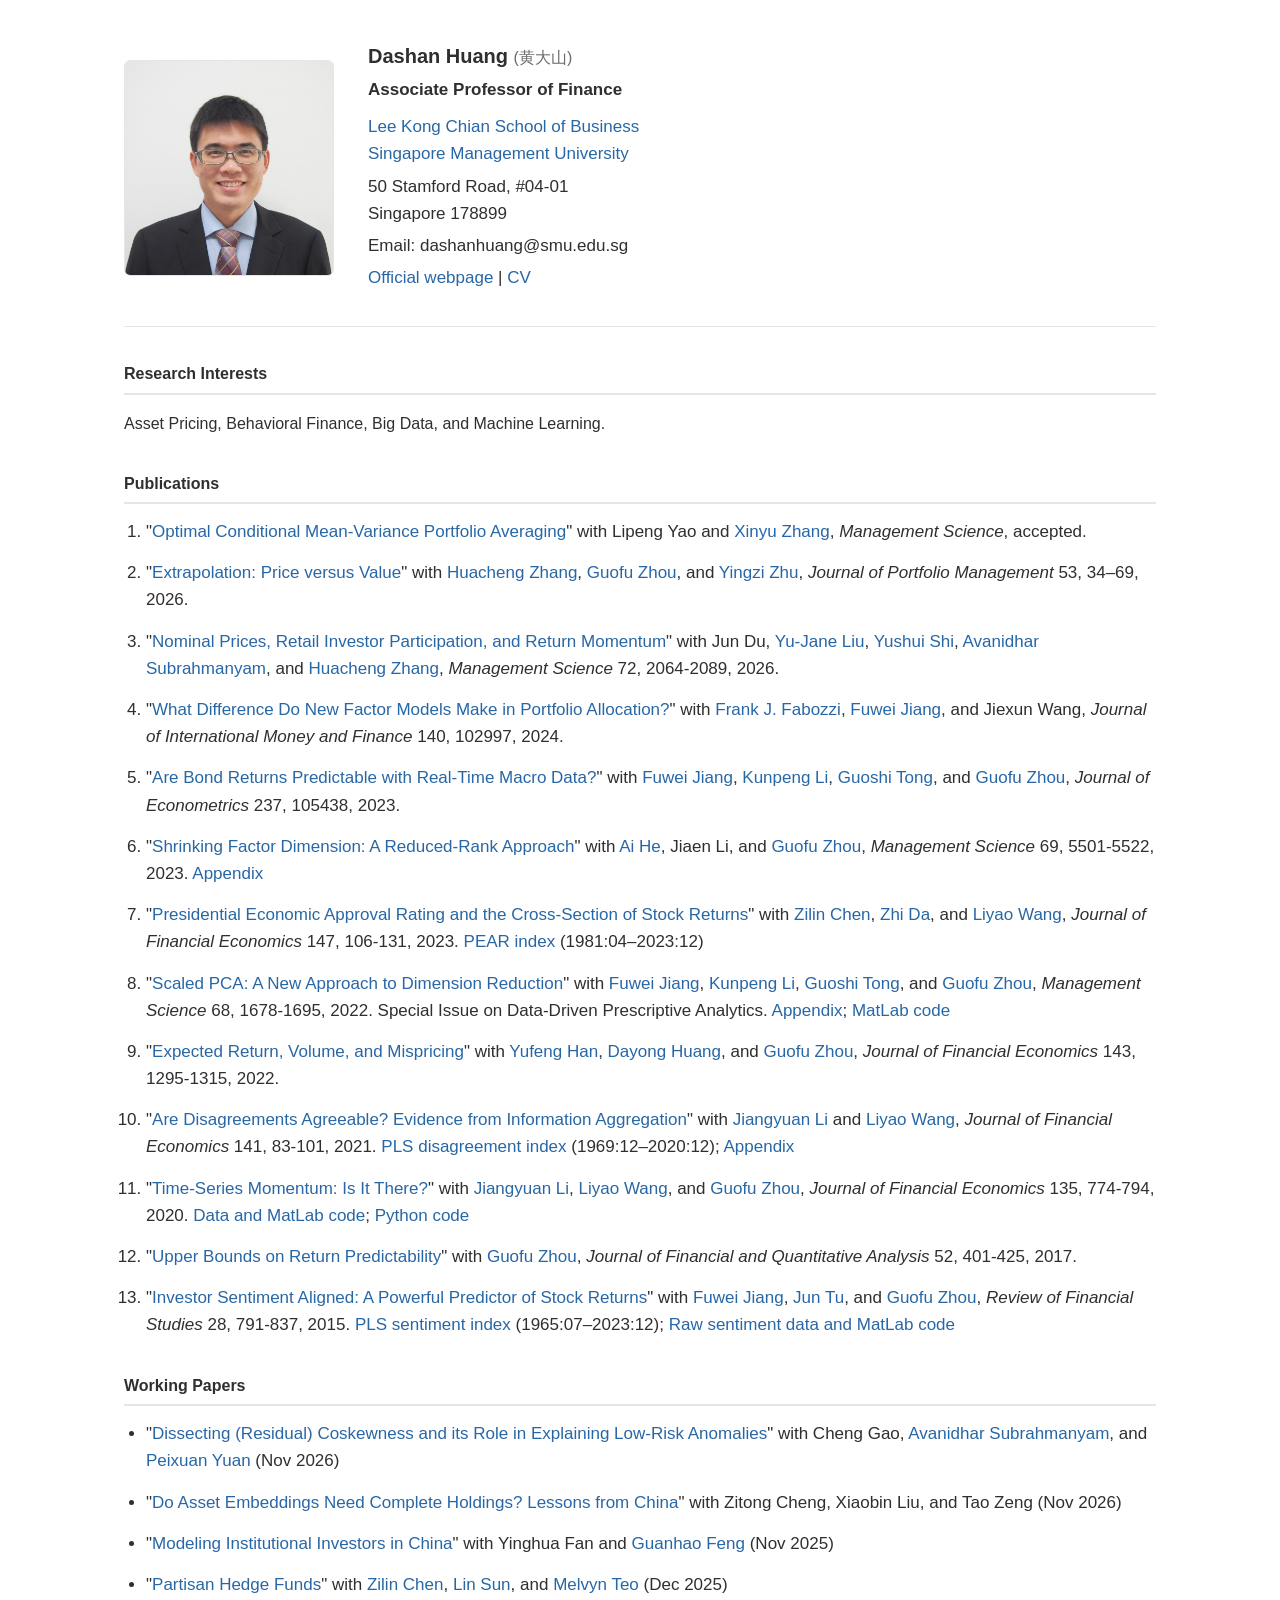
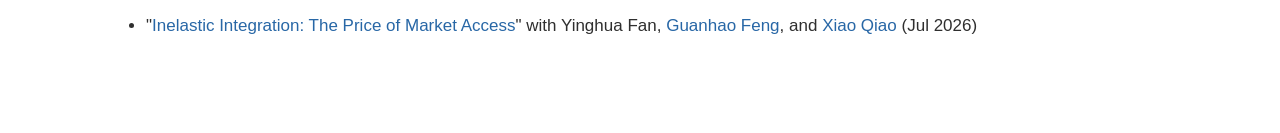
<file: index.html>
<!DOCTYPE html>
<html lang="en">
<head>
<meta charset="utf-8">
<meta name="viewport" content="width=device-width, initial-scale=1.0">
<title>Dashan Huang</title>
<meta name="description" content="Dashan Huang — Associate Professor of Finance, Lee Kong Chian School of Business, Singapore Management University. Asset pricing, behavioral finance, big data, machine learning.">
<link rel="stylesheet" href="assets/css/style.css">
</head>
<body>
<div class="wrap">

  <header class="profile">
    <img class="photo" src="assets/img/dashan.jpg" alt="Dashan Huang">
    <div class="info">
      <h1>Dashan Huang <span class="cn">(黄大山)</span></h1>
      <p class="title">Associate Professor of Finance</p>
      <p><a href="https://business.smu.edu.sg/">Lee Kong Chian School of Business</a><br>
         <a href="https://www.smu.edu.sg/">Singapore Management University</a></p>
      <p>50 Stamford Road, #04-01<br>Singapore 178899</p>
      <p>Email: dashanhuang@smu.edu.sg</p>
      <p><a href="https://business.smu.edu.sg/faculty/profile/6701/huang-dashan">Official webpage</a> | <a href="assets/cv/CV_Dashan_Huang.pdf">CV</a></p>
    </div>
  </header>

  <main class="main">
    <h2>Research Interests</h2>
    <p class="interests">Asset Pricing, Behavioral Finance, Big Data, and Machine Learning.</p>

    <h2>Publications</h2>
    <ol class="pubs">
      <li>"<a href="https://papers.ssrn.com/sol3/papers.cfm?abstract_id=4764036">Optimal Conditional Mean-Variance Portfolio Averaging</a>" with Lipeng Yao and <a href="http://homepage.amss.ac.cn/research/homePage/dc8f0ecc0eb548d88443b15d46ca8569/myHomePage.html">Xinyu Zhang</a>, <span class="venue">Management Science</span>, accepted.</li>
      <li>"<a href="https://papers.ssrn.com/sol3/papers.cfm?abstract_id=3678363">Extrapolation: Price versus Value</a>" with <a href="https://www.business-school.ed.ac.uk/staff/huacheng-zhang">Huacheng Zhang</a>, <a href="https://guofuzhou.github.io/">Guofu Zhou</a>, and <a href="https://www.sem.tsinghua.edu.cn/en/info/1216/7587.htm">Yingzi Zhu</a>, <span class="venue">Journal of Portfolio Management</span> 53, 34–69, 2026.</li>
      <li>"<a href="https://papers.ssrn.com/sol3/papers.cfm?abstract_id=4163257">Nominal Prices, Retail Investor Participation, and Return Momentum</a>" with Jun Du, <a href="https://en.gsm.pku.edu.cn/conjsxq.jsp?urltype=tree.TreeTempUrl&wbtreeid=1099&user_id=yjliu">Yu-Jane Liu</a>, <a href="https://sites.google.com/view/yushuis">Yushui Shi</a>, <a href="https://sites.google.com/view/subraucla">Avanidhar Subrahmanyam</a>, and <a href="https://www.business-school.ed.ac.uk/staff/huacheng-zhang">Huacheng Zhang</a>, <span class="venue">Management Science</span> 72, 2064-2089, 2026.</li>
      <li>"<a href="https://papers.ssrn.com/sol3/papers.cfm?abstract_id=2752822">What Difference Do New Factor Models Make in Portfolio Allocation?</a>" with <a href="https://carey.jhu.edu/faculty/frank-fabozzi-phd">Frank J. Fabozzi</a>, <a href="http://fuweijiang.weebly.com/">Fuwei Jiang</a>, and Jiexun Wang, <span class="venue">Journal of International Money and Finance</span> 140, 102997, 2024.</li>
      <li>"<a href="https://papers.ssrn.com/sol3/papers.cfm?abstract_id=3107612">Are Bond Returns Predictable with Real-Time Macro Data?</a>" with <a href="http://fuweijiang.weebly.com/">Fuwei Jiang</a>, <a href="https://scholar.google.com/citations?hl=en&user=Qo4vmuEAAAAJ">Kunpeng Li</a>, <a href="https://fisf.fudan.edu.cn/en_show-112-160.html">Guoshi Tong</a>, and <a href="https://guofuzhou.github.io/">Guofu Zhou</a>, <span class="venue">Journal of Econometrics</span> 237, 105438, 2023.</li>
      <li>"<a href="https://papers.ssrn.com/sol3/papers.cfm?abstract_id=3205697">Shrinking Factor Dimension: A Reduced-Rank Approach</a>" with <a href="https://www.aihefinance.com/home">Ai He</a>, Jiaen Li, and <a href="https://guofuzhou.github.io/">Guofu Zhou</a>, <span class="venue">Management Science</span> 69, 5501-5522, 2023. <span class="extra"><a href="assets/files/rra_online_appendix.pdf">Appendix</a></span></li>
      <li>"<a href="https://papers.ssrn.com/sol3/papers.cfm?abstract_id=3805395">Presidential Economic Approval Rating and the Cross-Section of Stock Returns</a>" with <a href="https://czlfin.github.io/">Zilin Chen</a>, <a href="https://www3.nd.edu/~zda/">Zhi Da</a>, and <a href="https://sites.google.com/view/liyaowang/home">Liyao Wang</a>, <span class="venue">Journal of Financial Economics</span> 147, 106-131, 2023. <span class="extra"><a href="assets/files/pear_2023.xlsx">PEAR index</a> (1981:04&ndash;2023:12)</span></li>
      <li>"<a href="https://papers.ssrn.com/sol3/papers.cfm?abstract_id=3358911">Scaled PCA: A New Approach to Dimension Reduction</a>" with <a href="http://fuweijiang.weebly.com/">Fuwei Jiang</a>, <a href="https://scholar.google.com/citations?hl=en&user=Qo4vmuEAAAAJ">Kunpeng Li</a>, <a href="https://fisf.fudan.edu.cn/en_show-112-160.html">Guoshi Tong</a>, and <a href="https://guofuzhou.github.io/">Guofu Zhou</a>, <span class="venue">Management Science</span> 68, 1678-1695, 2022. Special Issue on Data-Driven Prescriptive Analytics. <span class="extra"><a href="assets/files/spca2021appendix.pdf">Appendix</a>; <a href="https://fuweijiang.weebly.com/uploads/9/3/0/7/9307228/spcaest.m">MatLab code</a></span></li>
      <li>"<a href="https://papers.ssrn.com/sol3/papers.cfm?abstract_id=3171375">Expected Return, Volume, and Mispricing</a>" with <a href="https://belkcollege.uncc.edu/directory/yufeng-han">Yufeng Han</a>, <a href="https://dayong-huang.github.io/">Dayong Huang</a>, and <a href="https://guofuzhou.github.io/">Guofu Zhou</a>, <span class="venue">Journal of Financial Economics</span> 143, 1295-1315, 2022.</li>
      <li>"<a href="https://papers.ssrn.com/sol3/papers.cfm?abstract_id=3077938">Are Disagreements Agreeable? Evidence from Information Aggregation</a>" with <a href="https://www.jiangyuanli.com/">Jiangyuan Li</a> and <a href="https://sites.google.com/view/liyaowang/home">Liyao Wang</a>, <span class="venue">Journal of Financial Economics</span> 141, 83-101, 2021. <span class="extra"><a href="assets/files/pls_is_index.xlsx">PLS disagreement index</a> (1969:12&ndash;2020:12); <a href="assets/files/disa_appendix.pdf">Appendix</a></span></li>
      <li>"<a href="https://papers.ssrn.com/sol3/papers.cfm?abstract_id=3165284">Time-Series Momentum: Is It There?</a>" with <a href="https://www.jiangyuanli.com/">Jiangyuan Li</a>, <a href="https://sites.google.com/view/liyaowang/home">Liyao Wang</a>, and <a href="https://guofuzhou.github.io/">Guofu Zhou</a>, <span class="venue">Journal of Financial Economics</span> 135, 774-794, 2020. <span class="extra"><a href="assets/files/tsm_matlab_code.zip">Data and MatLab code</a>; <a href="assets/files/tsm_python.zip">Python code</a></span></li>
      <li>"<a href="https://www.cambridge.org/core/services/aop-cambridge-core/content/view/BE6998492789B99A40DE24827E03A1BD/S0022109017000096a.pdf/upper_bounds_on_return_predictability.pdf">Upper Bounds on Return Predictability</a>" with <a href="https://guofuzhou.github.io/">Guofu Zhou</a>, <span class="venue">Journal of Financial and Quantitative Analysis</span> 52, 401-425, 2017.</li>
      <li>"<a href="https://papers.ssrn.com/sol3/papers.cfm?abstract_id=2311618">Investor Sentiment Aligned: A Powerful Predictor of Stock Returns</a>" with <a href="http://fuweijiang.weebly.com/">Fuwei Jiang</a>, <a href="https://www.acem.sjtu.edu.cn/en/faculty/tujun.html">Jun Tu</a>, and <a href="https://guofuzhou.github.io/">Guofu Zhou</a>, <span class="venue">Review of Financial Studies</span> 28, 791-837, 2015. <span class="extra"><a href="assets/files/pls_sentiment_indices_2023_.xlsx">PLS sentiment index</a> (1965:07&ndash;2023:12); <a href="assets/files/pls_code_data_updated_202108.zip">Raw sentiment data and MatLab code</a></span></li>
    </ol>

    <h2>Working Papers</h2>
    <ul class="papers">
      <li>"<a href="https://papers.ssrn.com/sol3/papers.cfm?abstract_id=7685278">Dissecting (Residual) Coskewness and its Role in Explaining Low-Risk Anomalies</a>" with Cheng Gao, <a href="https://sites.google.com/view/subraucla">Avanidhar Subrahmanyam</a>, and <a href="https://www.peixuanyuan.com/">Peixuan Yuan</a> (Nov 2026)</li>
      <li>"<a href="https://papers.ssrn.com/sol3/papers.cfm?abstract_id=7690818">Do Asset Embeddings Need Complete Holdings? Lessons from China</a>" with Zitong Cheng, Xiaobin Liu, and Tao Zeng (Nov 2026)</li>
      <li>"<a href="https://papers.ssrn.com/sol3/papers.cfm?abstract_id=5821662">Modeling Institutional Investors in China</a>" with Yinghua Fan and <a href="https://gavinfeng702.com/">Guanhao Feng</a> (Nov 2025)</li>
      <li>"<a href="https://papers.ssrn.com/sol3/papers.cfm?abstract_id=6201038">Partisan Hedge Funds</a>" with <a href="https://czlfin.github.io/">Zilin Chen</a>, <a href="https://fisf.fudan.edu.cn/en_show-112-70.html">Lin Sun</a>, and <a href="https://business.smu.edu.sg/faculty/profile/1651/melvyn-teo">Melvyn Teo</a> (Dec 2025)</li>
      <li>"<a href="https://papers.ssrn.com/sol3/papers.cfm?abstract_id=7011858">Inelastic Integration: The Price of Market Access</a>" with Yinghua Fan, <a href="https://gavinfeng702.com/">Guanhao Feng</a>, and <a href="https://www.cityu.edu.hk/stfprofile/xiaoqiao.htm">Xiao Qiao</a> (Jul 2026)</li>
    </ul>

  </main>

</div>
</body>
</html>
</file>
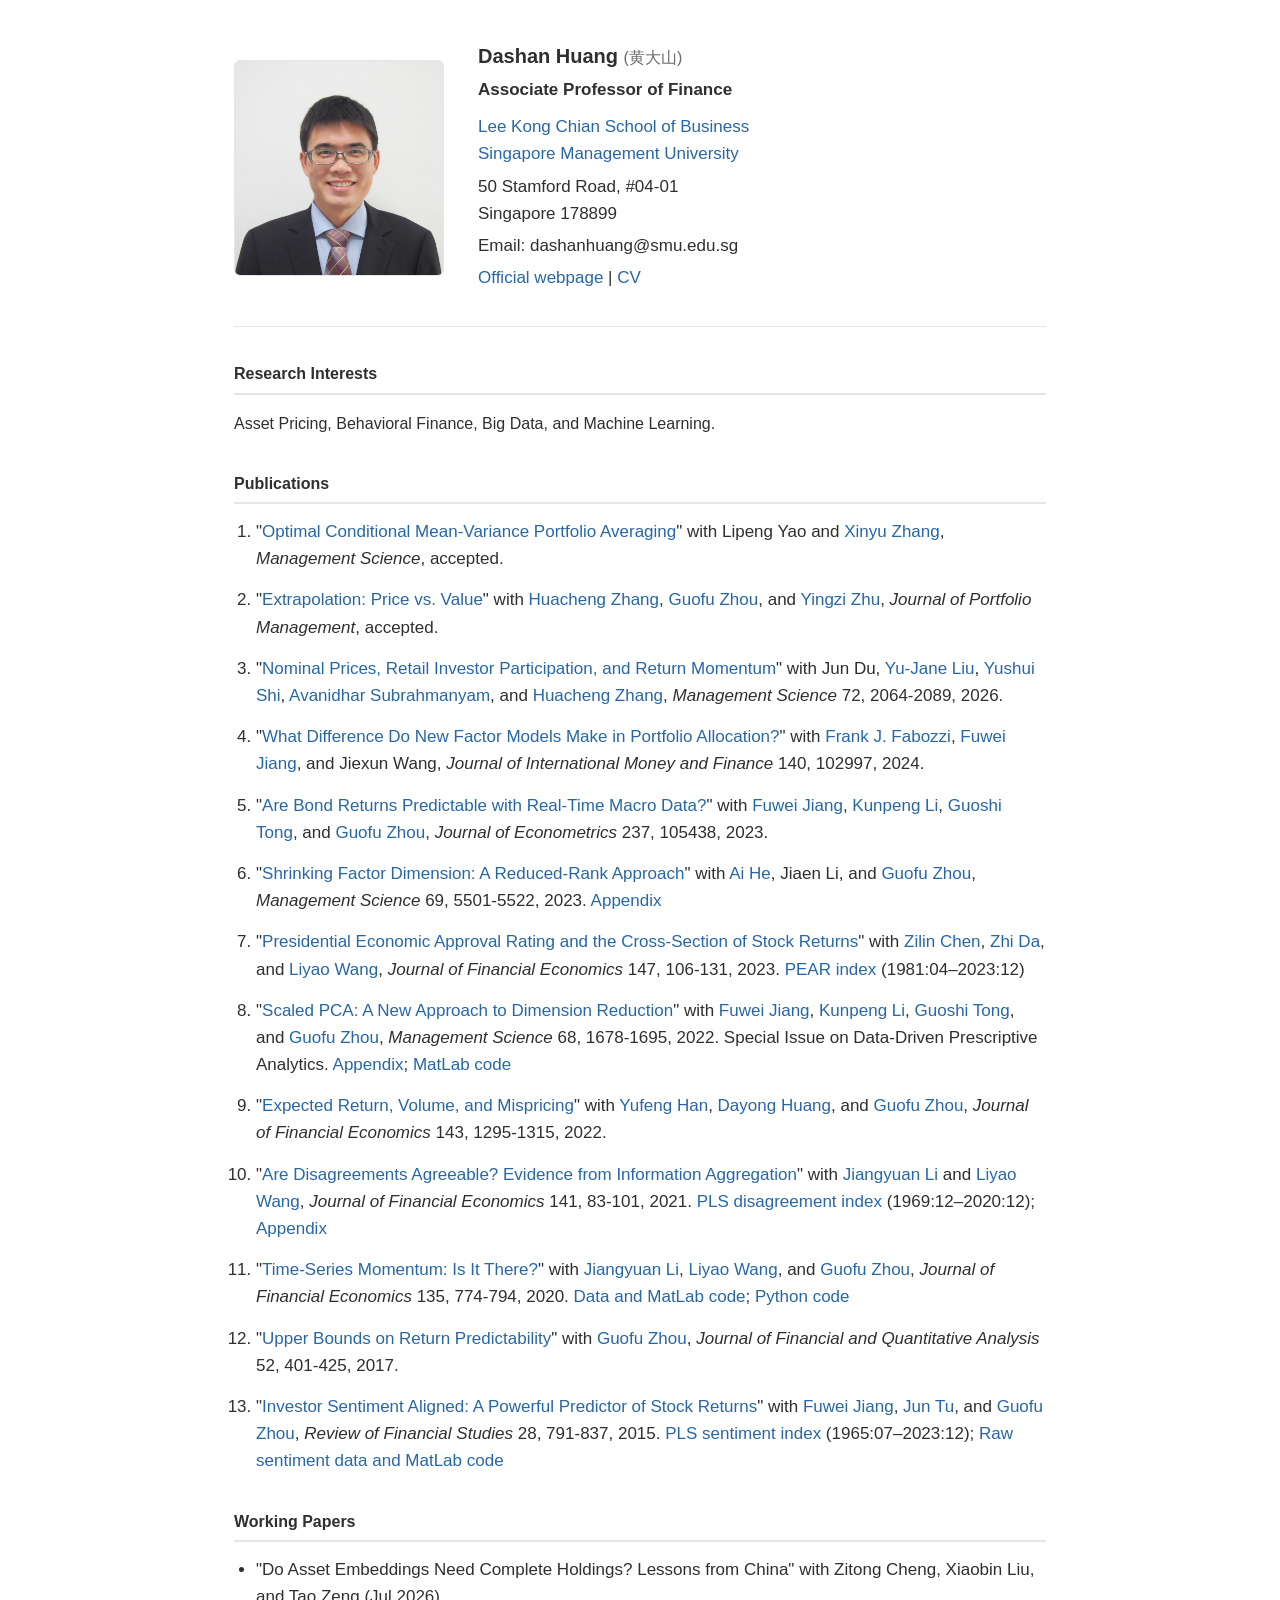
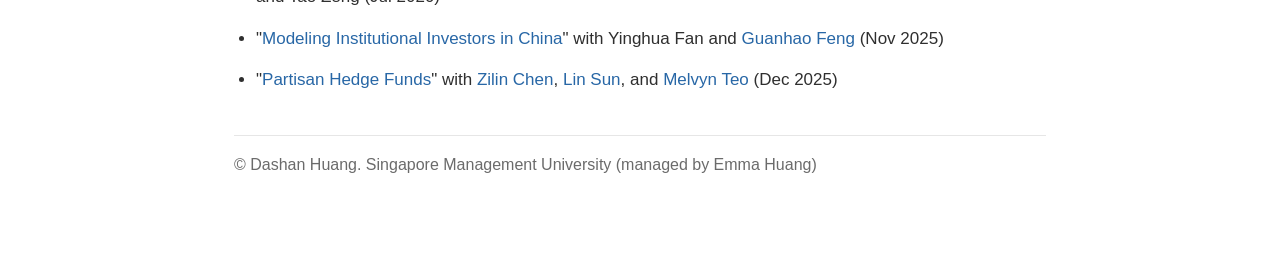
<file: dashanhuang.github.io/index.html>
<!DOCTYPE html>
<html lang="en">
<head>
<meta charset="utf-8">
<meta name="viewport" content="width=device-width, initial-scale=1.0">
<title>Dashan Huang</title>
<meta name="description" content="Dashan Huang — Associate Professor of Finance, Lee Kong Chian School of Business, Singapore Management University. Asset pricing, behavioral finance, big data, machine learning.">
<link rel="stylesheet" href="assets/css/style.css">
</head>
<body>
<div class="wrap">

  <header class="profile">
    <img class="photo" src="assets/img/dashan.jpg" alt="Dashan Huang">
    <div class="info">
      <h1>Dashan Huang <span class="cn">(黄大山)</span></h1>
      <p class="title">Associate Professor of Finance</p>
      <p><a href="https://business.smu.edu.sg/">Lee Kong Chian School of Business</a><br>
         <a href="https://www.smu.edu.sg/">Singapore Management University</a></p>
      <p>50 Stamford Road, #04-01<br>Singapore 178899</p>
      <p>Email: dashanhuang@smu.edu.sg</p>
      <p><a href="https://business.smu.edu.sg/faculty/profile/6701/huang-dashan">Official webpage</a> | <a href="assets/cv/CV_Dashan_Huang.pdf">CV</a></p>
    </div>
  </header>

  <main class="main">
    <h2>Research Interests</h2>
    <p class="interests">Asset Pricing, Behavioral Finance, Big Data, and Machine Learning.</p>

    <h2>Publications</h2>
    <ol class="pubs">
      <li>"<a href="https://papers.ssrn.com/sol3/papers.cfm?abstract_id=4764036">Optimal Conditional Mean-Variance Portfolio Averaging</a>" with Lipeng Yao and <a href="http://homepage.amss.ac.cn/research/homePage/dc8f0ecc0eb548d88443b15d46ca8569/myHomePage.html">Xinyu Zhang</a>, <span class="venue">Management Science</span>, accepted.</li>
      <li>"<a href="https://papers.ssrn.com/sol3/papers.cfm?abstract_id=3678363">Extrapolation: Price vs. Value</a>" with <a href="https://www.business-school.ed.ac.uk/staff/huacheng-zhang">Huacheng Zhang</a>, <a href="https://guofuzhou.github.io/">Guofu Zhou</a>, and <a href="https://www.sem.tsinghua.edu.cn/en/info/1216/7587.htm">Yingzi Zhu</a>, <span class="venue">Journal of Portfolio Management</span>, accepted.</li>
      <li>"<a href="https://papers.ssrn.com/sol3/papers.cfm?abstract_id=4163257">Nominal Prices, Retail Investor Participation, and Return Momentum</a>" with Jun Du, <a href="https://en.gsm.pku.edu.cn/conjsxq.jsp?urltype=tree.TreeTempUrl&wbtreeid=1099&user_id=yjliu">Yu-Jane Liu</a>, <a href="https://sites.google.com/view/yushuis">Yushui Shi</a>, <a href="https://sites.google.com/view/subraucla">Avanidhar Subrahmanyam</a>, and <a href="https://www.business-school.ed.ac.uk/staff/huacheng-zhang">Huacheng Zhang</a>, <span class="venue">Management Science</span> 72, 2064-2089, 2026.</li>
      <li>"<a href="https://papers.ssrn.com/sol3/papers.cfm?abstract_id=2752822">What Difference Do New Factor Models Make in Portfolio Allocation?</a>" with <a href="https://carey.jhu.edu/faculty/frank-fabozzi-phd">Frank J. Fabozzi</a>, <a href="http://fuweijiang.weebly.com/">Fuwei Jiang</a>, and Jiexun Wang, <span class="venue">Journal of International Money and Finance</span> 140, 102997, 2024.</li>
      <li>"<a href="https://papers.ssrn.com/sol3/papers.cfm?abstract_id=3107612">Are Bond Returns Predictable with Real-Time Macro Data?</a>" with <a href="http://fuweijiang.weebly.com/">Fuwei Jiang</a>, <a href="https://scholar.google.com/citations?hl=en&user=Qo4vmuEAAAAJ">Kunpeng Li</a>, <a href="https://fisf.fudan.edu.cn/en_show-112-160.html">Guoshi Tong</a>, and <a href="https://guofuzhou.github.io/">Guofu Zhou</a>, <span class="venue">Journal of Econometrics</span> 237, 105438, 2023.</li>
      <li>"<a href="https://papers.ssrn.com/sol3/papers.cfm?abstract_id=3205697">Shrinking Factor Dimension: A Reduced-Rank Approach</a>" with <a href="https://www.aihefinance.com/home">Ai He</a>, Jiaen Li, and <a href="https://guofuzhou.github.io/">Guofu Zhou</a>, <span class="venue">Management Science</span> 69, 5501-5522, 2023. <span class="extra"><a href="assets/files/rra_online_appendix.pdf">Appendix</a></span></li>
      <li>"<a href="https://papers.ssrn.com/sol3/papers.cfm?abstract_id=3805395">Presidential Economic Approval Rating and the Cross-Section of Stock Returns</a>" with <a href="https://czlfin.github.io/">Zilin Chen</a>, <a href="https://www3.nd.edu/~zda/">Zhi Da</a>, and <a href="https://liyaowang.weebly.com/">Liyao Wang</a>, <span class="venue">Journal of Financial Economics</span> 147, 106-131, 2023. <span class="extra"><a href="assets/files/pear_2023.xlsx">PEAR index</a> (1981:04&ndash;2023:12)</span></li>
      <li>"<a href="https://papers.ssrn.com/sol3/papers.cfm?abstract_id=3358911">Scaled PCA: A New Approach to Dimension Reduction</a>" with <a href="http://fuweijiang.weebly.com/">Fuwei Jiang</a>, <a href="https://scholar.google.com/citations?hl=en&user=Qo4vmuEAAAAJ">Kunpeng Li</a>, <a href="https://fisf.fudan.edu.cn/en_show-112-160.html">Guoshi Tong</a>, and <a href="https://guofuzhou.github.io/">Guofu Zhou</a>, <span class="venue">Management Science</span> 68, 1678-1695, 2022. Special Issue on Data-Driven Prescriptive Analytics. <span class="extra"><a href="assets/files/spca2021appendix.pdf">Appendix</a>; <a href="https://fuweijiang.weebly.com/uploads/9/3/0/7/9307228/spcaest.m">MatLab code</a></span></li>
      <li>"<a href="https://papers.ssrn.com/sol3/papers.cfm?abstract_id=3171375">Expected Return, Volume, and Mispricing</a>" with <a href="https://belkcollege.uncc.edu/directory/yufeng-han">Yufeng Han</a>, <a href="https://dayong-huang.github.io/">Dayong Huang</a>, and <a href="https://guofuzhou.github.io/">Guofu Zhou</a>, <span class="venue">Journal of Financial Economics</span> 143, 1295-1315, 2022.</li>
      <li>"<a href="https://papers.ssrn.com/sol3/papers.cfm?abstract_id=3077938">Are Disagreements Agreeable? Evidence from Information Aggregation</a>" with <a href="https://www.jiangyuanli.com/">Jiangyuan Li</a> and <a href="https://liyaowang.weebly.com/">Liyao Wang</a>, <span class="venue">Journal of Financial Economics</span> 141, 83-101, 2021. <span class="extra"><a href="assets/files/pls_is_index.xlsx">PLS disagreement index</a> (1969:12&ndash;2020:12); <a href="assets/files/disa_appendix.pdf">Appendix</a></span></li>
      <li>"<a href="https://papers.ssrn.com/sol3/papers.cfm?abstract_id=3165284">Time-Series Momentum: Is It There?</a>" with <a href="https://www.jiangyuanli.com/">Jiangyuan Li</a>, <a href="https://liyaowang.weebly.com/">Liyao Wang</a>, and <a href="https://guofuzhou.github.io/">Guofu Zhou</a>, <span class="venue">Journal of Financial Economics</span> 135, 774-794, 2020. <span class="extra"><a href="assets/files/tsm_matlab_code.zip">Data and MatLab code</a>; <a href="assets/files/tsm_python.zip">Python code</a></span></li>
      <li>"<a href="https://www.cambridge.org/core/services/aop-cambridge-core/content/view/BE6998492789B99A40DE24827E03A1BD/S0022109017000096a.pdf/upper_bounds_on_return_predictability.pdf">Upper Bounds on Return Predictability</a>" with <a href="https://guofuzhou.github.io/">Guofu Zhou</a>, <span class="venue">Journal of Financial and Quantitative Analysis</span> 52, 401-425, 2017.</li>
      <li>"<a href="https://papers.ssrn.com/sol3/papers.cfm?abstract_id=2311618">Investor Sentiment Aligned: A Powerful Predictor of Stock Returns</a>" with <a href="http://fuweijiang.weebly.com/">Fuwei Jiang</a>, <a href="http://www.mysmu.edu/faculty/tujun/default.html">Jun Tu</a>, and <a href="https://guofuzhou.github.io/">Guofu Zhou</a>, <span class="venue">Review of Financial Studies</span> 28, 791-837, 2015. <span class="extra"><a href="assets/files/pls_sentiment_indices_2023_.xlsx">PLS sentiment index</a> (1965:07&ndash;2023:12); <a href="assets/files/pls_code_data_updated_202108.zip">Raw sentiment data and MatLab code</a></span></li>
    </ol>

    <h2>Working Papers</h2>
    <ul class="papers">
      <li>"Do Asset Embeddings Need Complete Holdings? Lessons from China" with Zitong Cheng, Xiaobin Liu, and Tao Zeng (Jul 2026)</li>
      <li>"<a href="https://papers.ssrn.com/sol3/papers.cfm?abstract_id=5821662">Modeling Institutional Investors in China</a>" with Yinghua Fan and <a href="https://gavinfeng702.com/">Guanhao Feng</a> (Nov 2025)</li>
      <li>"<a href="https://papers.ssrn.com/sol3/papers.cfm?abstract_id=6201038">Partisan Hedge Funds</a>" with <a href="https://czlfin.github.io/">Zilin Chen</a>, <a href="https://fisf.fudan.edu.cn/en_show-112-70.html">Lin Sun</a>, and <a href="https://business.smu.edu.sg/faculty/profile/1651/melvyn-teo">Melvyn Teo</a> (Dec 2025)</li>
    </ul>

    <footer>&copy; Dashan Huang. Singapore Management University (managed by Emma Huang)</footer>
  </main>

</div>
</body>
</html>
</file>
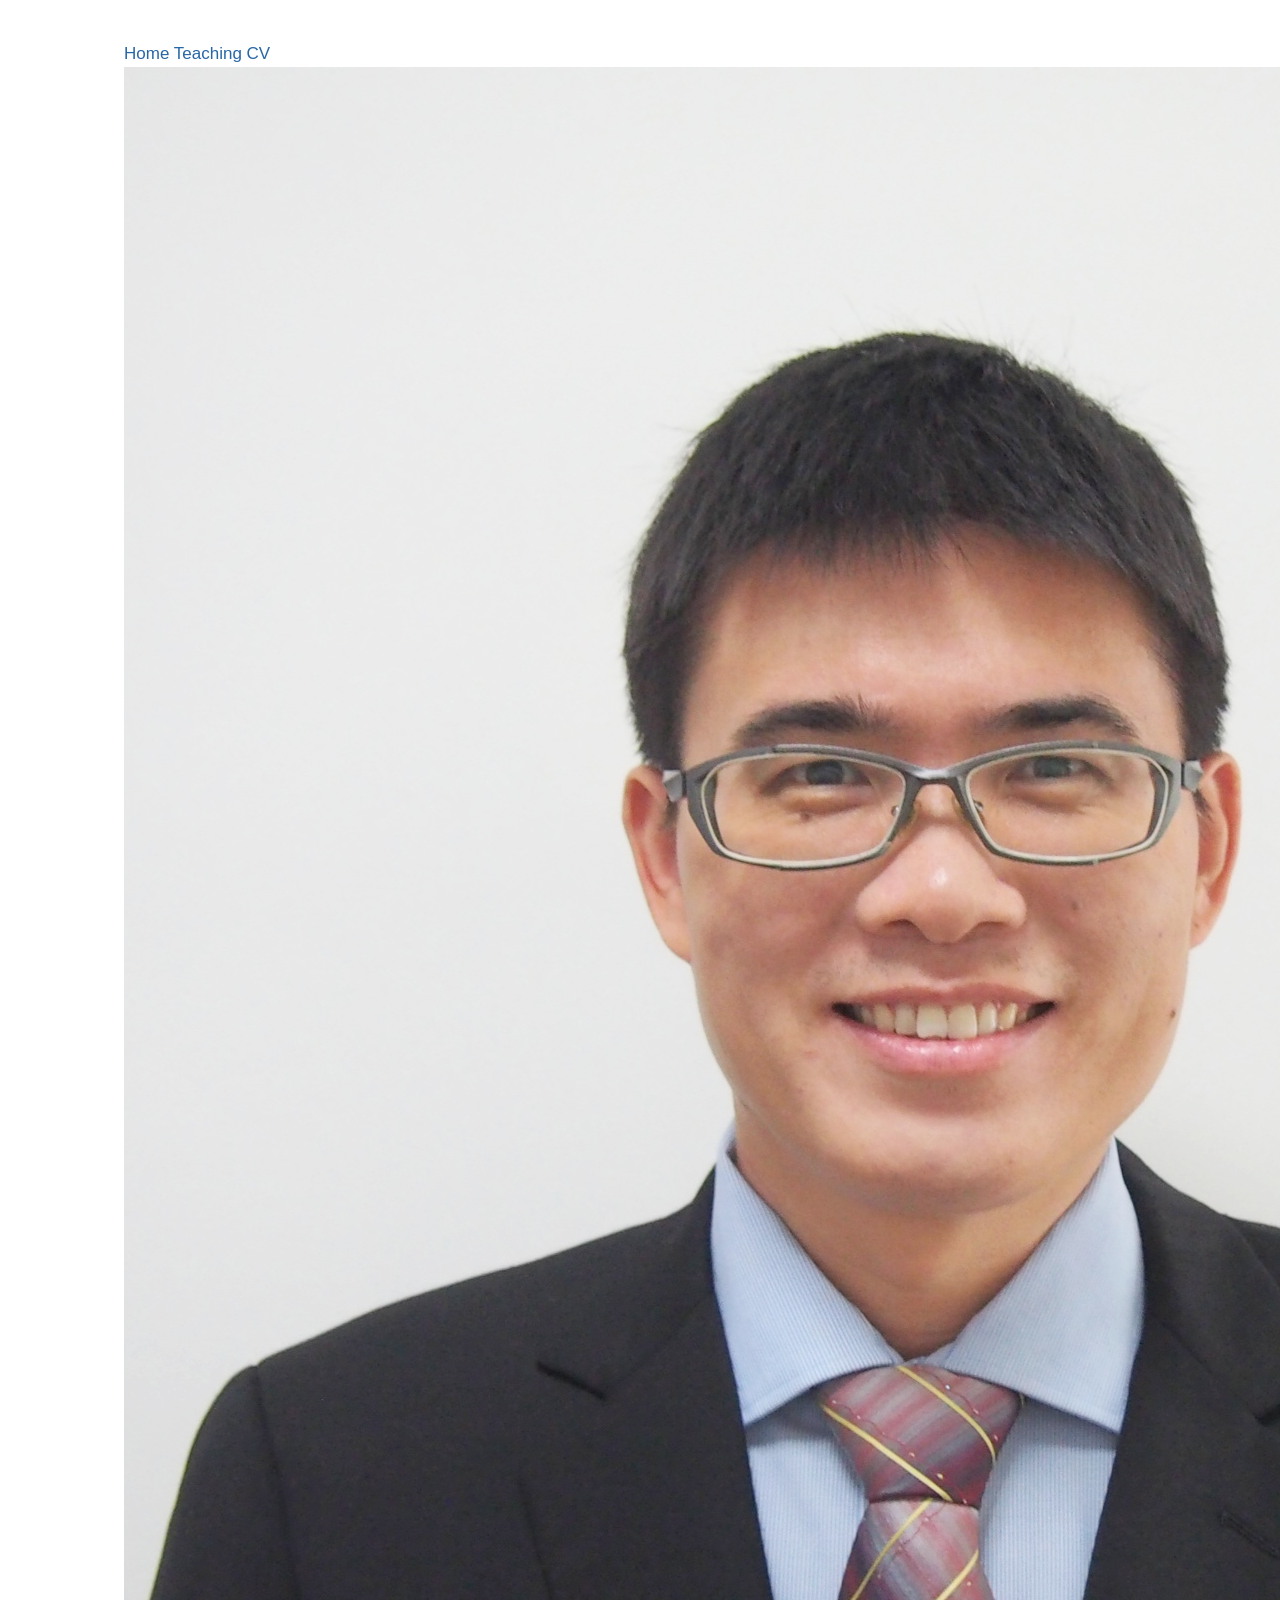
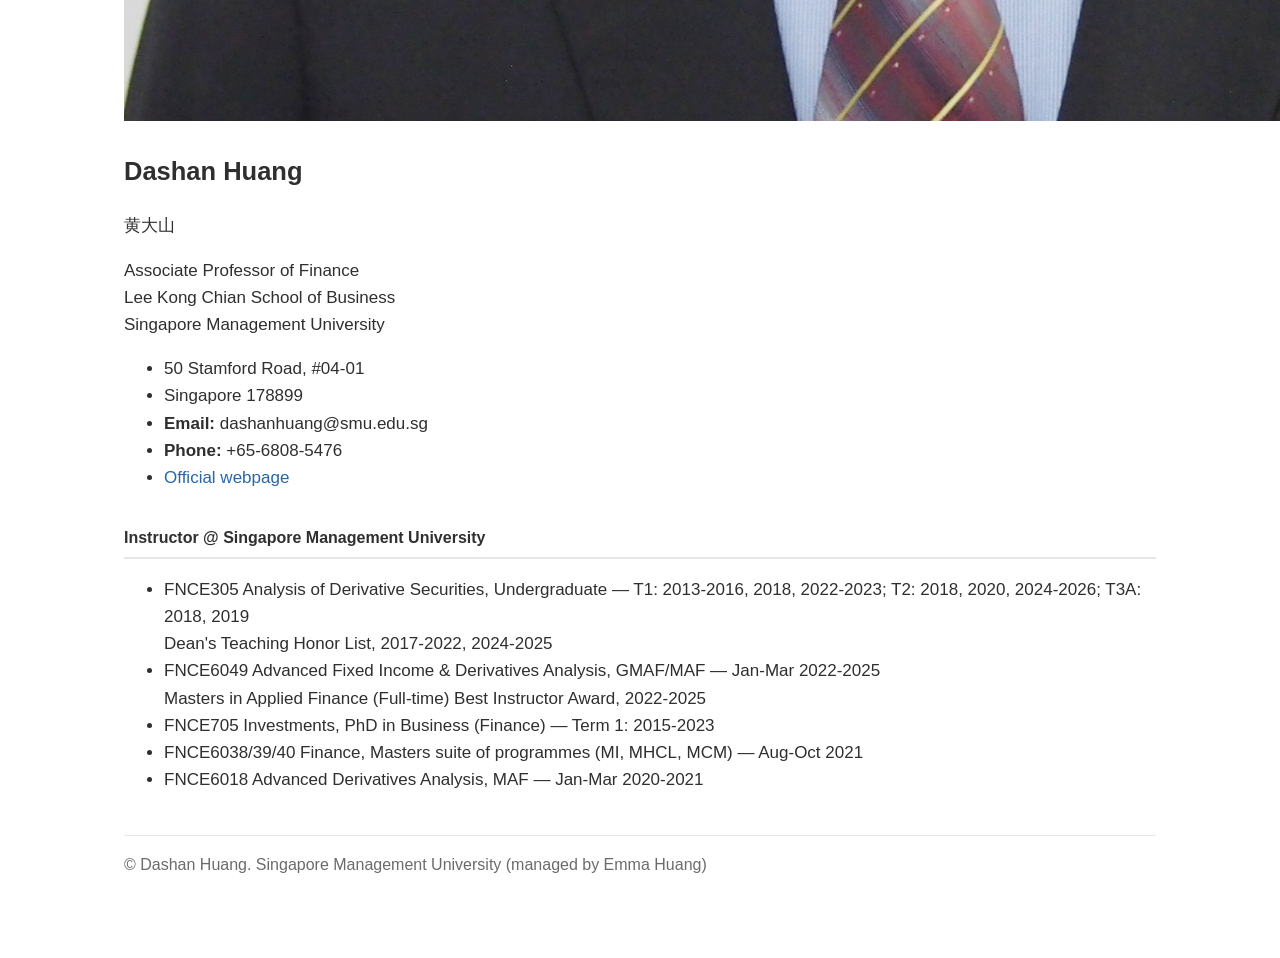
<file: teaching.html>
<!DOCTYPE html>
<html lang="en">
<head>
<meta charset="utf-8">
<meta name="viewport" content="width=device-width, initial-scale=1.0">
<title>Teaching — Dashan Huang</title>
<meta name="description" content="Courses taught by Dashan Huang at Singapore Management University.">
<link rel="stylesheet" href="assets/css/style.css">
</head>
<body>
<div class="wrap">

  <nav class="topnav">
    <a href="index.html">Home</a>
    <a href="teaching.html" class="active">Teaching</a>
    <a href="assets/cv/CV_Dashan_Huang.pdf">CV</a>
  </nav>

  <aside class="sidebar">
    <img class="photo" src="assets/img/dashan.jpg" alt="Dashan Huang">
    <h1>Dashan Huang</h1>
    <p class="cn">黄大山</p>
    <p class="title">Associate Professor of Finance<br>Lee Kong Chian School of Business<br>Singapore Management University</p>
    <ul class="contact">
      <li>50 Stamford Road, #04-01</li>
      <li>Singapore 178899</li>
      <li><strong>Email:</strong> dashanhuang@smu.edu.sg</li>
      <li><strong>Phone:</strong> +65-6808-5476</li>
      <li><a href="https://business.smu.edu.sg/faculty/profile/6701/huang-dashan">Official webpage</a></li>
    </ul>
  </aside>

  <main class="main">
    <h2>Instructor @ Singapore Management University</h2>
    <ul class="teach-list">
      <li>FNCE305 Analysis of Derivative Securities, Undergraduate &mdash; T1: 2013-2016, 2018, 2022-2023; T2: 2018, 2020, 2024-2026; T3A: 2018, 2019<br>
        <span class="award">Dean's Teaching Honor List, 2017-2022, 2024-2025</span></li>
      <li>FNCE6049 Advanced Fixed Income &amp; Derivatives Analysis, GMAF/MAF &mdash; Jan-Mar 2022-2025<br>
        <span class="award">Masters in Applied Finance (Full-time) Best Instructor Award, 2022-2025</span></li>
      <li>FNCE705 Investments, PhD in Business (Finance) &mdash; Term 1: 2015-2023</li>
      <li>FNCE6038/39/40 Finance, Masters suite of programmes (MI, MHCL, MCM) &mdash; Aug-Oct 2021</li>
      <li>FNCE6018 Advanced Derivatives Analysis, MAF &mdash; Jan-Mar 2020-2021</li>
    </ul>

    <footer>&copy; Dashan Huang. Singapore Management University (managed by Emma Huang)</footer>
  </main>

</div>
</body>
</html>
</file>
<file: assets/css/style.css>
:root {
  --text: #2f2f2f;
  --muted: #6b6b6b;
  --link: #2867a6;
  --link-hover: #1a4d80;
  --border: #e6e6e6;
}
* { box-sizing: border-box; }
html { -webkit-text-size-adjust: 100%; }
body {
  margin: 0;
  font-family: -apple-system, BlinkMacSystemFont, "Segoe UI", Roboto, "Helvetica Neue", Arial, sans-serif;
  font-size: 17px; line-height: 1.6; color: var(--text); background: #fff;
}
a { color: var(--link); text-decoration: none; }
a:hover { color: var(--link-hover); text-decoration: underline; }
.wrap { max-width: 1080px; margin: 0 auto; padding: 40px 24px 80px; }

/* Top profile: photo left, contact right (Weebly-style) */
.profile {
  display: flex; gap: 34px; align-items: center;
  border-bottom: 1px solid var(--border);
  padding-bottom: 30px; margin-bottom: 4px;
}
.profile .photo {
  width: 210px; height: auto; flex-shrink: 0;
  border-radius: 6px; border: 1px solid var(--border); background: #f2f2f2;
}

/* Uniform font size everywhere; hierarchy via weight/border only */
.info h1 { font-size: 1.25rem; margin: 0 0 4px; font-weight: 700; }
.info h1 .cn { font-weight: 400; color: var(--muted); font-size: 1rem; }
.info .title { font-weight: 600; margin: 0 0 10px; }
.info p { margin: 5px 0; }

.main h2 {
  font-size: 1rem; font-weight: 700; border-bottom: 2px solid var(--border);
  padding-bottom: 6px; margin: 34px 0 14px;
}
.interests { font-size: 1rem; }
ol.pubs, ul.papers { padding-left: 22px; margin: 0; }
ol.pubs li, ul.papers li { margin-bottom: 14px; }
.venue { font-style: italic; }
.extra { color: inherit; font-size: inherit; }
footer {
  border-top: 1px solid var(--border); margin-top: 42px; padding-top: 16px;
  color: var(--muted); font-size: 1rem;
}
@media (max-width: 640px) {
  .wrap { padding: 26px 18px 60px; }
  .profile { flex-direction: column; align-items: flex-start; gap: 20px; }
  .profile .photo { width: 170px; }
}
</file>
<file: dashanhuang.github.io/assets/css/style.css>
:root {
  --text: #2f2f2f;
  --muted: #6b6b6b;
  --link: #2867a6;
  --link-hover: #1a4d80;
  --border: #e6e6e6;
}
* { box-sizing: border-box; }
html { -webkit-text-size-adjust: 100%; }
body {
  margin: 0;
  font-family: -apple-system, BlinkMacSystemFont, "Segoe UI", Roboto, "Helvetica Neue", Arial, sans-serif;
  font-size: 17px; line-height: 1.6; color: var(--text); background: #fff;
}
a { color: var(--link); text-decoration: none; }
a:hover { color: var(--link-hover); text-decoration: underline; }
.wrap { max-width: 860px; margin: 0 auto; padding: 40px 24px 80px; }

/* Top profile: photo left, contact right (Weebly-style) */
.profile {
  display: flex; gap: 34px; align-items: center;
  border-bottom: 1px solid var(--border);
  padding-bottom: 30px; margin-bottom: 4px;
}
.profile .photo {
  width: 210px; height: auto; flex-shrink: 0;
  border-radius: 6px; border: 1px solid var(--border); background: #f2f2f2;
}

/* Uniform font size everywhere; hierarchy via weight/border only */
.info h1 { font-size: 1.25rem; margin: 0 0 4px; font-weight: 700; }
.info h1 .cn { font-weight: 400; color: var(--muted); font-size: 1rem; }
.info .title { font-weight: 600; margin: 0 0 10px; }
.info p { margin: 5px 0; }

.main h2 {
  font-size: 1rem; font-weight: 700; border-bottom: 2px solid var(--border);
  padding-bottom: 6px; margin: 34px 0 14px;
}
.interests { font-size: 1rem; }
ol.pubs, ul.papers { padding-left: 22px; margin: 0; }
ol.pubs li, ul.papers li { margin-bottom: 14px; }
.venue { font-style: italic; }
.extra { color: inherit; font-size: inherit; }
footer {
  border-top: 1px solid var(--border); margin-top: 42px; padding-top: 16px;
  color: var(--muted); font-size: 1rem;
}
@media (max-width: 640px) {
  .wrap { padding: 26px 18px 60px; }
  .profile { flex-direction: column; align-items: flex-start; gap: 20px; }
  .profile .photo { width: 170px; }
}
</file>
